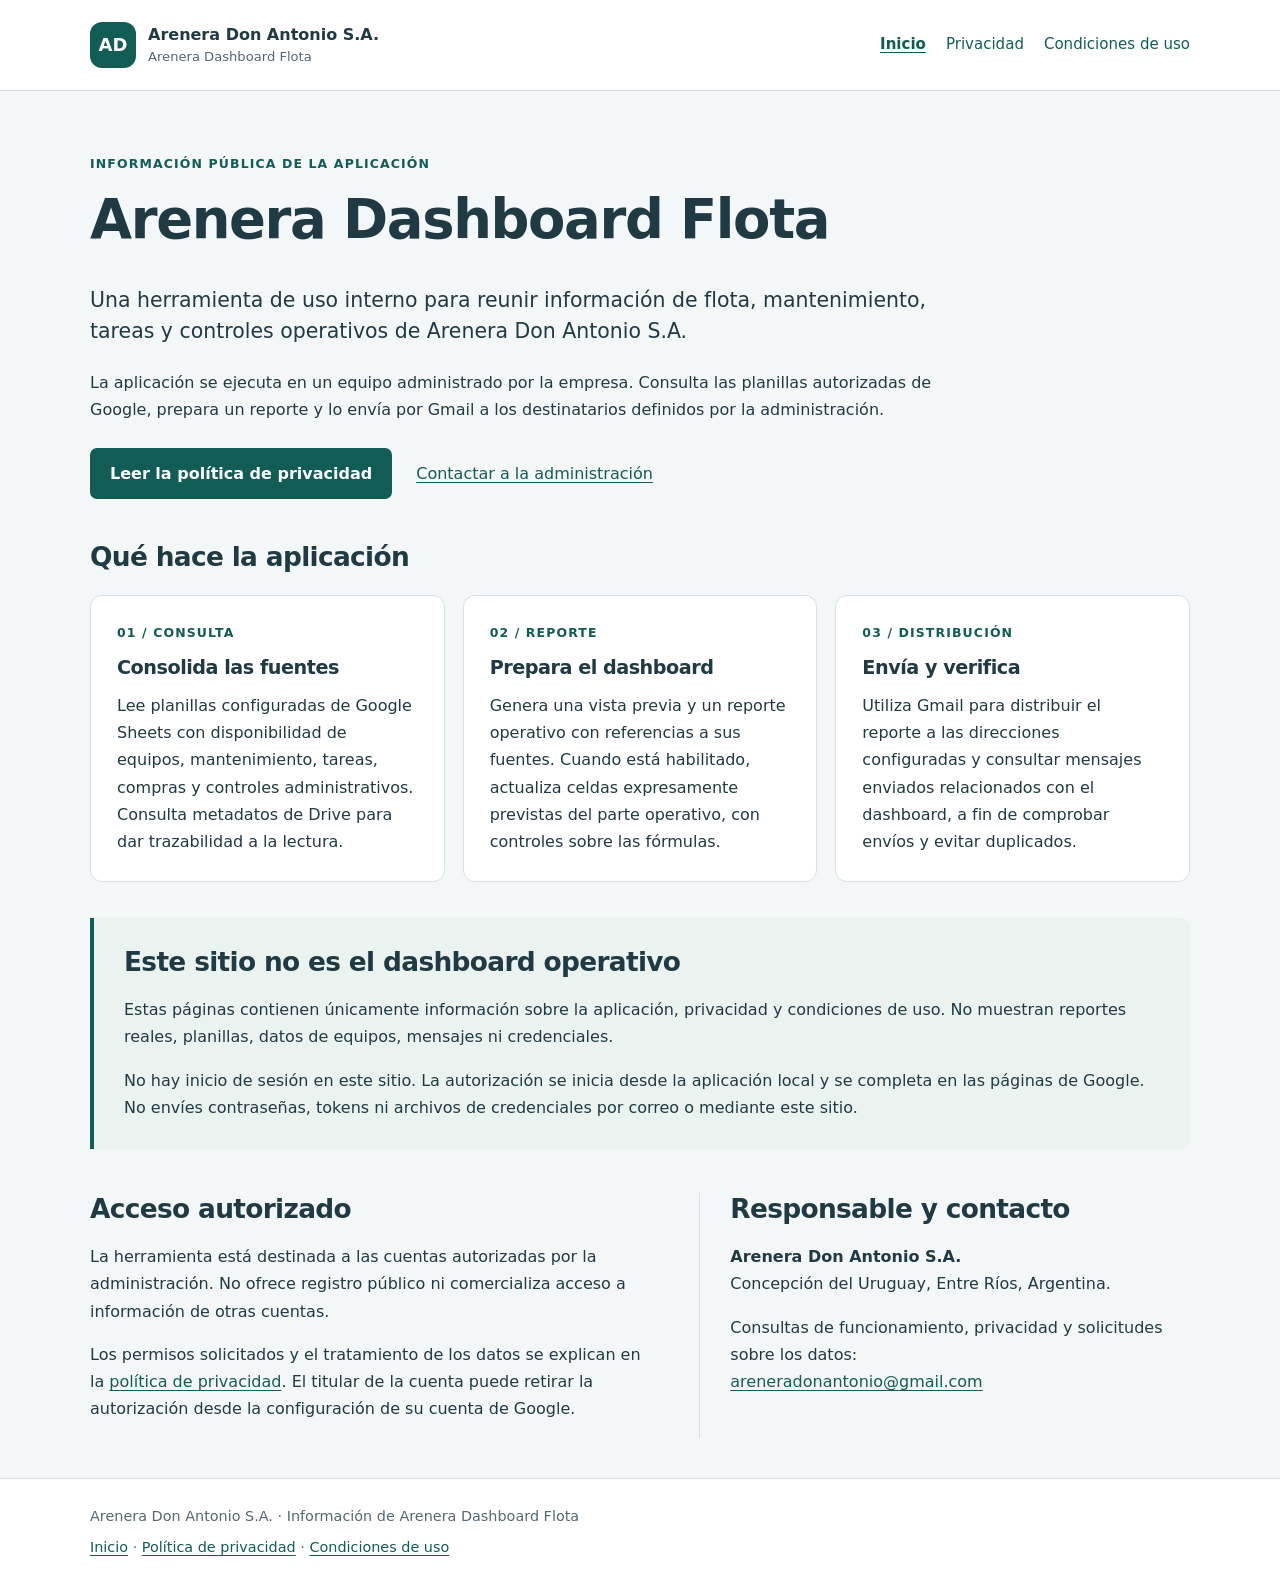
<file: index.html>
<!doctype html>
<html lang="es-AR">
<head>
  <meta charset="utf-8">
  <meta name="viewport" content="width=device-width, initial-scale=1">
  <meta name="description" content="Información de Arenera Dashboard Flota, aplicación de uso interno de Arenera Don Antonio S.A. para consolidar información operativa y distribuir reportes autorizados.">
  <title>Arenera Dashboard Flota | Arenera Don Antonio S.A.</title>
  <link rel="stylesheet" href="estilos.css">
</head>
<body>
  <a class="skip" href="#contenido">Saltar al contenido</a>
  <header class="site-header"><div class="wrap header-inner">
    <a class="brand" href="./" aria-label="Arenera Dashboard Flota, inicio"><span class="brand-mark" aria-hidden="true">AD</span><span>Arenera Don Antonio S.A.<small>Arenera Dashboard Flota</small></span></a>
    <nav aria-label="Navegación principal"><a href="./" aria-current="page">Inicio</a><a href="privacidad.html">Privacidad</a><a href="terminos.html">Condiciones de uso</a></nav>
  </div></header>
  <main id="contenido" class="wrap">

    <section class="hero">
      <p class="eyebrow">Información pública de la aplicación</p>
      <h1>Arenera Dashboard Flota</h1>
      <p class="lead">Una herramienta de uso interno para reunir información de flota, mantenimiento, tareas y controles operativos de Arenera Don Antonio S.A.</p>
      <p>La aplicación se ejecuta en un equipo administrado por la empresa. Consulta las planillas autorizadas de Google, prepara un reporte y lo envía por Gmail a los destinatarios definidos por la administración.</p>
      <div class="links"><a class="button" href="privacidad.html">Leer la política de privacidad</a><a href="mailto:areneradonantonio@gmail.com">Contactar a la administración</a></div>
    </section>
    <section aria-labelledby="funciones">
      <h2 id="funciones">Qué hace la aplicación</h2>
      <div class="cards">
        <article class="card"><p class="step">01 / Consulta</p><h3>Consolida las fuentes</h3><p>Lee planillas configuradas de Google Sheets con disponibilidad de equipos, mantenimiento, tareas, compras y controles administrativos. Consulta metadatos de Drive para dar trazabilidad a la lectura.</p></article>
        <article class="card"><p class="step">02 / Reporte</p><h3>Prepara el dashboard</h3><p>Genera una vista previa y un reporte operativo con referencias a sus fuentes. Cuando está habilitado, actualiza celdas expresamente previstas del parte operativo, con controles sobre las fórmulas.</p></article>
        <article class="card"><p class="step">03 / Distribución</p><h3>Envía y verifica</h3><p>Utiliza Gmail para distribuir el reporte a las direcciones configuradas y consultar mensajes enviados relacionados con el dashboard, a fin de comprobar envíos y evitar duplicados.</p></article>
      </div>
    </section>
    <section class="notice" aria-labelledby="sitio">
      <h2 id="sitio">Este sitio no es el dashboard operativo</h2>
      <p>Estas páginas contienen únicamente información sobre la aplicación, privacidad y condiciones de uso. No muestran reportes reales, planillas, datos de equipos, mensajes ni credenciales.</p>
      <p>No hay inicio de sesión en este sitio. La autorización se inicia desde la aplicación local y se completa en las páginas de Google. No envíes contraseñas, tokens ni archivos de credenciales por correo o mediante este sitio.</p>
    </section>
    <section class="section-grid" aria-labelledby="autorizacion">
      <div><h2 id="autorizacion">Acceso autorizado</h2><p>La herramienta está destinada a las cuentas autorizadas por la administración. No ofrece registro público ni comercializa acceso a información de otras cuentas.</p><p>Los permisos solicitados y el tratamiento de los datos se explican en la <a href="privacidad.html">política de privacidad</a>. El titular de la cuenta puede retirar la autorización desde la configuración de su cuenta de Google.</p></div>
      <div class="contact"><h2>Responsable y contacto</h2><p><strong>Arenera Don Antonio S.A.</strong><br>Concepción del Uruguay, Entre Ríos, Argentina.</p><p>Consultas de funcionamiento, privacidad y solicitudes sobre los datos:<br><a href="mailto:areneradonantonio@gmail.com">areneradonantonio@gmail.com</a></p></div>
    </section>

  </main>
  <footer class="site-footer"><div class="wrap"><p>Arenera Don Antonio S.A. · Información de Arenera Dashboard Flota</p><p><a href="./">Inicio</a> · <a href="privacidad.html">Política de privacidad</a> · <a href="terminos.html">Condiciones de uso</a></p></div></footer>
</body>
</html>
</file>
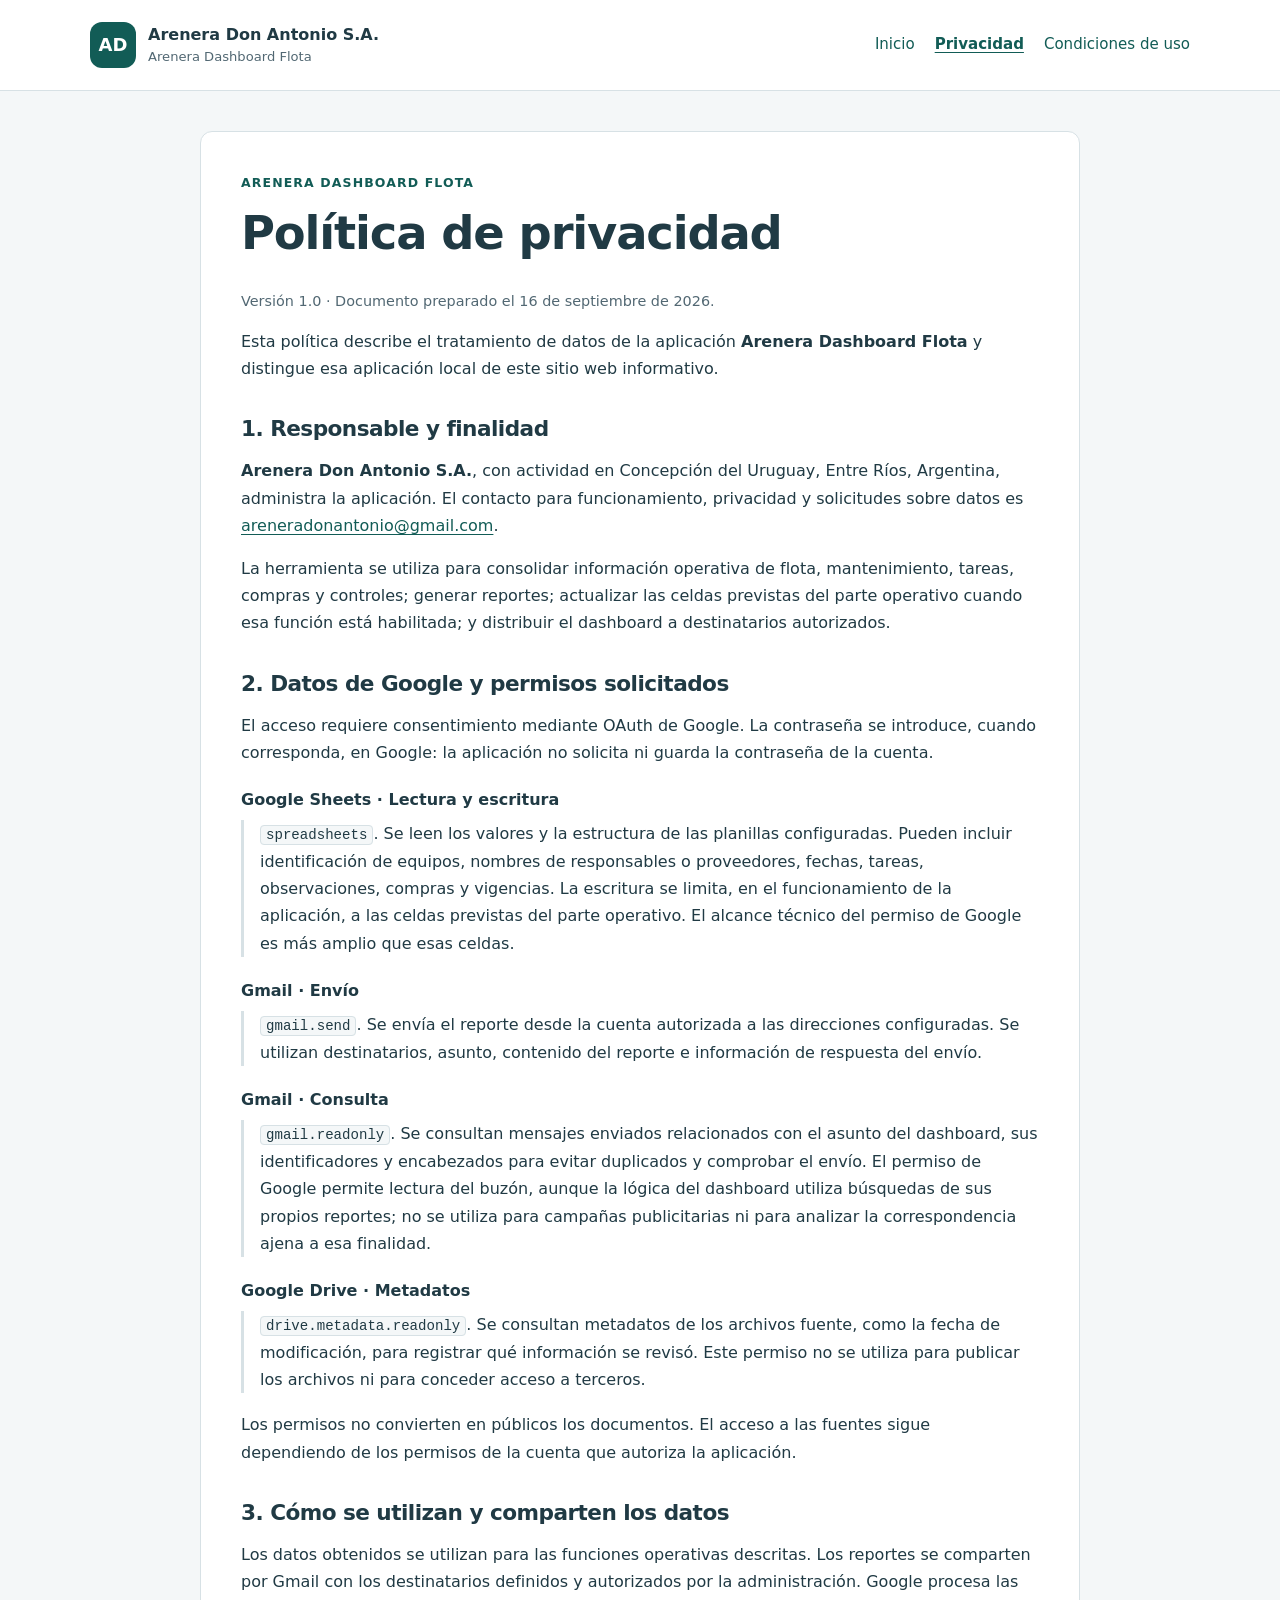
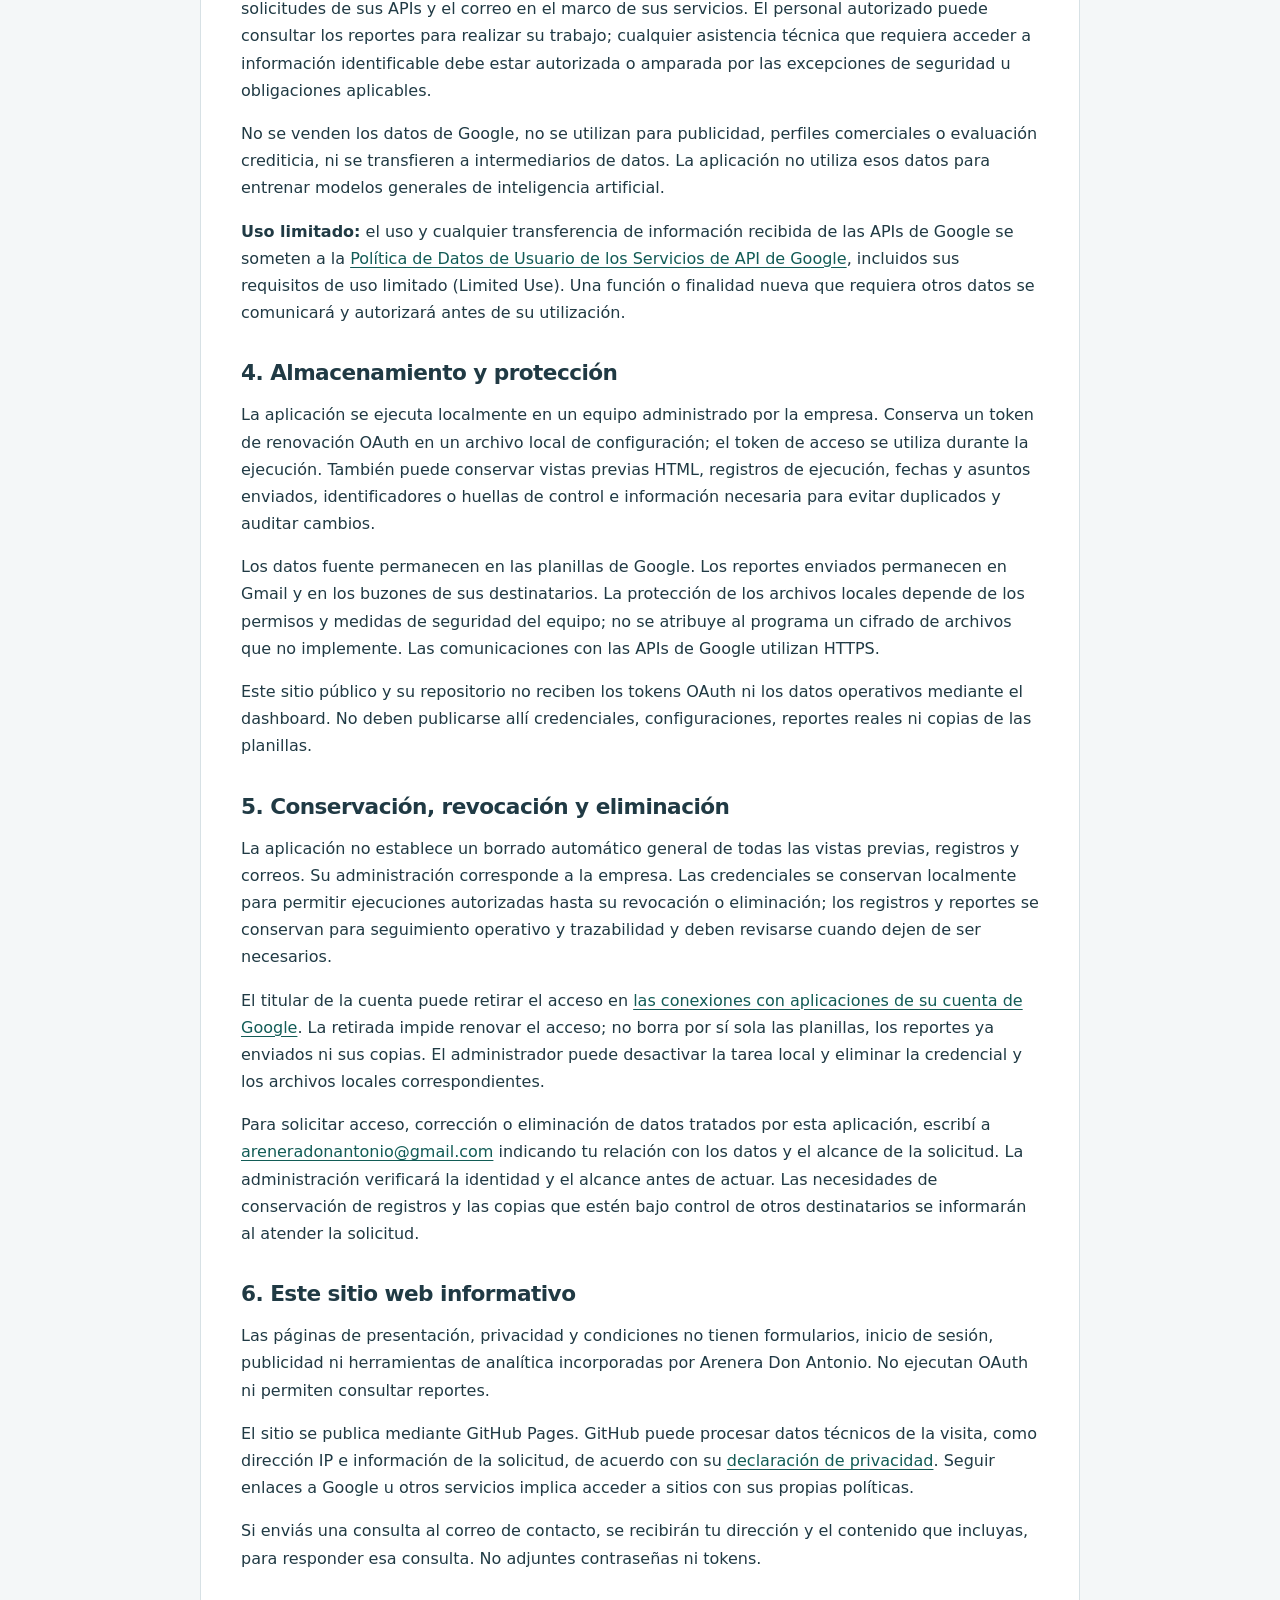
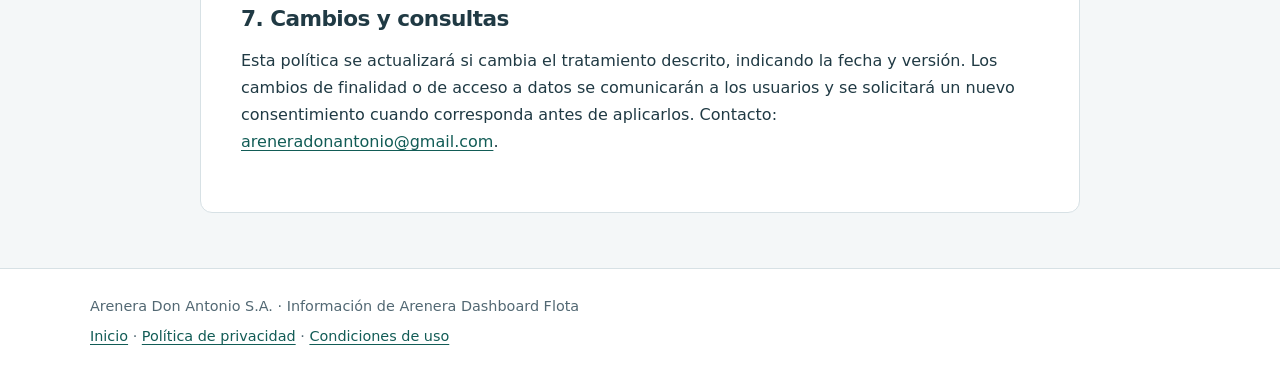
<file: privacidad.html>
<!doctype html>
<html lang="es-AR">
<head>
  <meta charset="utf-8">
  <meta name="viewport" content="width=device-width, initial-scale=1">
  <meta name="description" content="Política de privacidad de Arenera Dashboard Flota: acceso, uso, almacenamiento, intercambio y eliminación de datos de Google.">
  <title>Política de privacidad | Arenera Dashboard Flota</title>
  <link rel="stylesheet" href="estilos.css">
</head>
<body>
  <a class="skip" href="#contenido">Saltar al contenido</a>
  <header class="site-header"><div class="wrap header-inner">
    <a class="brand" href="./" aria-label="Arenera Dashboard Flota, inicio"><span class="brand-mark" aria-hidden="true">AD</span><span>Arenera Don Antonio S.A.<small>Arenera Dashboard Flota</small></span></a>
    <nav aria-label="Navegación principal"><a href="./">Inicio</a><a href="privacidad.html" aria-current="page">Privacidad</a><a href="terminos.html">Condiciones de uso</a></nav>
  </div></header>
  <main id="contenido" class="wrap document">

    <p class="eyebrow">Arenera Dashboard Flota</p>
    <h1>Política de privacidad</h1>
    <p class="muted">Versión 1.0 · Documento preparado el 16 de septiembre de 2026.</p>
    <p>Esta política describe el tratamiento de datos de la aplicación <strong>Arenera Dashboard Flota</strong> y distingue esa aplicación local de este sitio web informativo.</p>
    <section><h2>1. Responsable y finalidad</h2>
      <p><strong>Arenera Don Antonio S.A.</strong>, con actividad en Concepción del Uruguay, Entre Ríos, Argentina, administra la aplicación. El contacto para funcionamiento, privacidad y solicitudes sobre datos es <a href="mailto:areneradonantonio@gmail.com">areneradonantonio@gmail.com</a>.</p>
      <p>La herramienta se utiliza para consolidar información operativa de flota, mantenimiento, tareas, compras y controles; generar reportes; actualizar las celdas previstas del parte operativo cuando esa función está habilitada; y distribuir el dashboard a destinatarios autorizados.</p>
    </section>
    <section><h2>2. Datos de Google y permisos solicitados</h2>
      <p>El acceso requiere consentimiento mediante OAuth de Google. La contraseña se introduce, cuando corresponda, en Google: la aplicación no solicita ni guarda la contraseña de la cuenta.</p>
      <dl class="permissions">
        <dt>Google Sheets · Lectura y escritura</dt><dd><code>spreadsheets</code>. Se leen los valores y la estructura de las planillas configuradas. Pueden incluir identificación de equipos, nombres de responsables o proveedores, fechas, tareas, observaciones, compras y vigencias. La escritura se limita, en el funcionamiento de la aplicación, a las celdas previstas del parte operativo. El alcance técnico del permiso de Google es más amplio que esas celdas.</dd>
        <dt>Gmail · Envío</dt><dd><code>gmail.send</code>. Se envía el reporte desde la cuenta autorizada a las direcciones configuradas. Se utilizan destinatarios, asunto, contenido del reporte e información de respuesta del envío.</dd>
        <dt>Gmail · Consulta</dt><dd><code>gmail.readonly</code>. Se consultan mensajes enviados relacionados con el asunto del dashboard, sus identificadores y encabezados para evitar duplicados y comprobar el envío. El permiso de Google permite lectura del buzón, aunque la lógica del dashboard utiliza búsquedas de sus propios reportes; no se utiliza para campañas publicitarias ni para analizar la correspondencia ajena a esa finalidad.</dd>
        <dt>Google Drive · Metadatos</dt><dd><code>drive.metadata.readonly</code>. Se consultan metadatos de los archivos fuente, como la fecha de modificación, para registrar qué información se revisó. Este permiso no se utiliza para publicar los archivos ni para conceder acceso a terceros.</dd>
      </dl>
      <p>Los permisos no convierten en públicos los documentos. El acceso a las fuentes sigue dependiendo de los permisos de la cuenta que autoriza la aplicación.</p>
    </section>
    <section><h2>3. Cómo se utilizan y comparten los datos</h2>
      <p>Los datos obtenidos se utilizan para las funciones operativas descritas. Los reportes se comparten por Gmail con los destinatarios definidos y autorizados por la administración. Google procesa las solicitudes de sus APIs y el correo en el marco de sus servicios. El personal autorizado puede consultar los reportes para realizar su trabajo; cualquier asistencia técnica que requiera acceder a información identificable debe estar autorizada o amparada por las excepciones de seguridad u obligaciones aplicables.</p>
      <p>No se venden los datos de Google, no se utilizan para publicidad, perfiles comerciales o evaluación crediticia, ni se transfieren a intermediarios de datos. La aplicación no utiliza esos datos para entrenar modelos generales de inteligencia artificial.</p>
      <p><strong>Uso limitado:</strong> el uso y cualquier transferencia de información recibida de las APIs de Google se someten a la <a href="https://developers.google.com/terms/api-services-user-data-policy" rel="noopener noreferrer">Política de Datos de Usuario de los Servicios de API de Google</a>, incluidos sus requisitos de uso limitado (Limited Use). Una función o finalidad nueva que requiera otros datos se comunicará y autorizará antes de su utilización.</p>
    </section>
    <section><h2>4. Almacenamiento y protección</h2>
      <p>La aplicación se ejecuta localmente en un equipo administrado por la empresa. Conserva un token de renovación OAuth en un archivo local de configuración; el token de acceso se utiliza durante la ejecución. También puede conservar vistas previas HTML, registros de ejecución, fechas y asuntos enviados, identificadores o huellas de control e información necesaria para evitar duplicados y auditar cambios.</p>
      <p>Los datos fuente permanecen en las planillas de Google. Los reportes enviados permanecen en Gmail y en los buzones de sus destinatarios. La protección de los archivos locales depende de los permisos y medidas de seguridad del equipo; no se atribuye al programa un cifrado de archivos que no implemente. Las comunicaciones con las APIs de Google utilizan HTTPS.</p>
      <p>Este sitio público y su repositorio no reciben los tokens OAuth ni los datos operativos mediante el dashboard. No deben publicarse allí credenciales, configuraciones, reportes reales ni copias de las planillas.</p>
    </section>
    <section><h2>5. Conservación, revocación y eliminación</h2>
      <p>La aplicación no establece un borrado automático general de todas las vistas previas, registros y correos. Su administración corresponde a la empresa. Las credenciales se conservan localmente para permitir ejecuciones autorizadas hasta su revocación o eliminación; los registros y reportes se conservan para seguimiento operativo y trazabilidad y deben revisarse cuando dejen de ser necesarios.</p>
      <p>El titular de la cuenta puede retirar el acceso en <a href="https://myaccount.google.com/connections" rel="noopener noreferrer">las conexiones con aplicaciones de su cuenta de Google</a>. La retirada impide renovar el acceso; no borra por sí sola las planillas, los reportes ya enviados ni sus copias. El administrador puede desactivar la tarea local y eliminar la credencial y los archivos locales correspondientes.</p>
      <p>Para solicitar acceso, corrección o eliminación de datos tratados por esta aplicación, escribí a <a href="mailto:areneradonantonio@gmail.com">areneradonantonio@gmail.com</a> indicando tu relación con los datos y el alcance de la solicitud. La administración verificará la identidad y el alcance antes de actuar. Las necesidades de conservación de registros y las copias que estén bajo control de otros destinatarios se informarán al atender la solicitud.</p>
    </section>
    <section><h2>6. Este sitio web informativo</h2>
      <p>Las páginas de presentación, privacidad y condiciones no tienen formularios, inicio de sesión, publicidad ni herramientas de analítica incorporadas por Arenera Don Antonio. No ejecutan OAuth ni permiten consultar reportes.</p>
      <p>El sitio se publica mediante GitHub Pages. GitHub puede procesar datos técnicos de la visita, como dirección IP e información de la solicitud, de acuerdo con su <a href="https://docs.github.com/en/site-policy/privacy-policies/github-general-privacy-statement" rel="noopener noreferrer">declaración de privacidad</a>. Seguir enlaces a Google u otros servicios implica acceder a sitios con sus propias políticas.</p>
      <p>Si enviás una consulta al correo de contacto, se recibirán tu dirección y el contenido que incluyas, para responder esa consulta. No adjuntes contraseñas ni tokens.</p>
    </section>
    <section><h2>7. Cambios y consultas</h2><p>Esta política se actualizará si cambia el tratamiento descrito, indicando la fecha y versión. Los cambios de finalidad o de acceso a datos se comunicarán a los usuarios y se solicitará un nuevo consentimiento cuando corresponda antes de aplicarlos. Contacto: <a href="mailto:areneradonantonio@gmail.com">areneradonantonio@gmail.com</a>.</p></section>

  </main>
  <footer class="site-footer"><div class="wrap"><p>Arenera Don Antonio S.A. · Información de Arenera Dashboard Flota</p><p><a href="./">Inicio</a> · <a href="privacidad.html">Política de privacidad</a> · <a href="terminos.html">Condiciones de uso</a></p></div></footer>
</body>
</html>
</file>
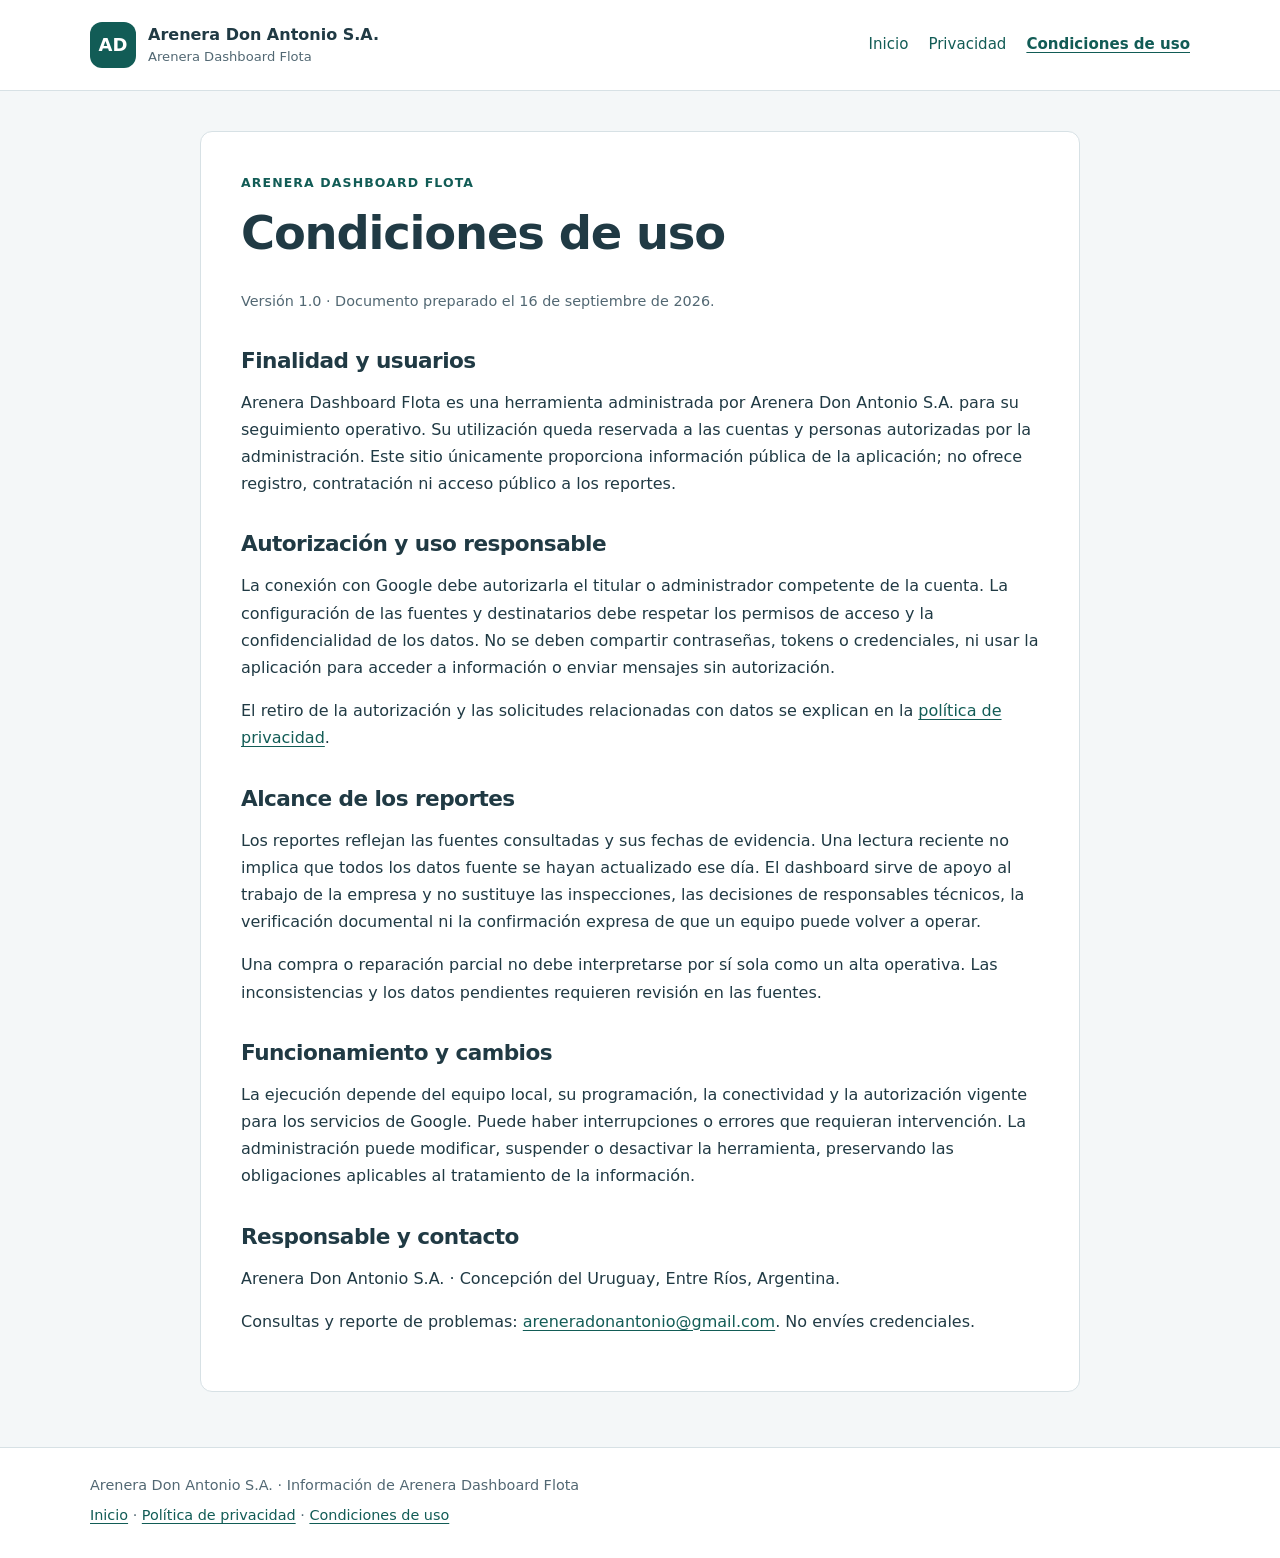
<file: terminos.html>
<!doctype html>
<html lang="es-AR">
<head>
  <meta charset="utf-8">
  <meta name="viewport" content="width=device-width, initial-scale=1">
  <meta name="description" content="Condiciones de uso de la aplicación interna Arenera Dashboard Flota.">
  <title>Condiciones de uso | Arenera Dashboard Flota</title>
  <link rel="stylesheet" href="estilos.css">
</head>
<body>
  <a class="skip" href="#contenido">Saltar al contenido</a>
  <header class="site-header"><div class="wrap header-inner">
    <a class="brand" href="./" aria-label="Arenera Dashboard Flota, inicio"><span class="brand-mark" aria-hidden="true">AD</span><span>Arenera Don Antonio S.A.<small>Arenera Dashboard Flota</small></span></a>
    <nav aria-label="Navegación principal"><a href="./">Inicio</a><a href="privacidad.html">Privacidad</a><a href="terminos.html" aria-current="page">Condiciones de uso</a></nav>
  </div></header>
  <main id="contenido" class="wrap document">

    <p class="eyebrow">Arenera Dashboard Flota</p><h1>Condiciones de uso</h1>
    <p class="muted">Versión 1.0 · Documento preparado el 16 de septiembre de 2026.</p>
    <section><h2>Finalidad y usuarios</h2><p>Arenera Dashboard Flota es una herramienta administrada por Arenera Don Antonio S.A. para su seguimiento operativo. Su utilización queda reservada a las cuentas y personas autorizadas por la administración. Este sitio únicamente proporciona información pública de la aplicación; no ofrece registro, contratación ni acceso público a los reportes.</p></section>
    <section><h2>Autorización y uso responsable</h2><p>La conexión con Google debe autorizarla el titular o administrador competente de la cuenta. La configuración de las fuentes y destinatarios debe respetar los permisos de acceso y la confidencialidad de los datos. No se deben compartir contraseñas, tokens o credenciales, ni usar la aplicación para acceder a información o enviar mensajes sin autorización.</p><p>El retiro de la autorización y las solicitudes relacionadas con datos se explican en la <a href="privacidad.html">política de privacidad</a>.</p></section>
    <section><h2>Alcance de los reportes</h2><p>Los reportes reflejan las fuentes consultadas y sus fechas de evidencia. Una lectura reciente no implica que todos los datos fuente se hayan actualizado ese día. El dashboard sirve de apoyo al trabajo de la empresa y no sustituye las inspecciones, las decisiones de responsables técnicos, la verificación documental ni la confirmación expresa de que un equipo puede volver a operar.</p><p>Una compra o reparación parcial no debe interpretarse por sí sola como un alta operativa. Las inconsistencias y los datos pendientes requieren revisión en las fuentes.</p></section>
    <section><h2>Funcionamiento y cambios</h2><p>La ejecución depende del equipo local, su programación, la conectividad y la autorización vigente para los servicios de Google. Puede haber interrupciones o errores que requieran intervención. La administración puede modificar, suspender o desactivar la herramienta, preservando las obligaciones aplicables al tratamiento de la información.</p></section>
    <section><h2>Responsable y contacto</h2><p>Arenera Don Antonio S.A. · Concepción del Uruguay, Entre Ríos, Argentina.</p><p>Consultas y reporte de problemas: <a href="mailto:areneradonantonio@gmail.com">areneradonantonio@gmail.com</a>. No envíes credenciales.</p></section>

  </main>
  <footer class="site-footer"><div class="wrap"><p>Arenera Don Antonio S.A. · Información de Arenera Dashboard Flota</p><p><a href="./">Inicio</a> · <a href="privacidad.html">Política de privacidad</a> · <a href="terminos.html">Condiciones de uso</a></p></div></footer>
</body>
</html>
</file>
<file: estilos.css>
:root{color-scheme:light;--ink:#203a44;--muted:#526873;--accent:#125c56;--line:#d7e1e5;--paper:#fff;--back:#f4f7f8}
*{box-sizing:border-box}body{margin:0;background:var(--back);color:var(--ink);font-family:system-ui,-apple-system,BlinkMacSystemFont,"Segoe UI",sans-serif;line-height:1.7;font-size:16px}
a{color:var(--accent);text-underline-offset:.2em;overflow-wrap:anywhere}a:hover{text-decoration-thickness:2px}a:focus-visible{outline:3px solid #b7791f;outline-offset:5px}
h1,h2,h3{line-height:1.2;letter-spacing:-.025em}h1{font-size:clamp(2.2rem,5vw,3.4rem);margin:.2em 0 .6em}h2{font-size:1.65rem;margin:0 0 .7em}h3{font-size:1.2rem;margin:.4em 0 .7em}p{margin:0 0 1em}
.wrap{width:min(1100px,calc(100% - 48px));margin-inline:auto}.site-header{background:var(--paper);border-bottom:1px solid var(--line)}.header-inner{display:flex;justify-content:space-between;align-items:center;gap:24px;padding:22px 0}
.brand{display:flex;align-items:center;gap:12px;color:var(--ink);font-weight:700;text-decoration:none;line-height:1.35}.brand small{display:block;font-size:.82rem;color:var(--muted);font-weight:500;margin-top:3px}.brand-mark{display:grid;place-items:center;width:46px;height:46px;border-radius:12px;background:var(--accent);color:white;flex:none;font-size:18px}
nav{display:flex;flex-wrap:wrap;gap:20px;font-size:.94rem}nav a{text-decoration:none}nav a[aria-current]{font-weight:700;text-decoration:underline}
.hero{padding:62px 0 42px;max-width:860px}.eyebrow,.step{font-size:.78rem;letter-spacing:.09em;text-transform:uppercase;font-weight:700;color:var(--accent)}.lead{font-size:1.28rem;line-height:1.55}
.links{display:flex;align-items:center;gap:24px;flex-wrap:wrap;margin-top:25px}.button{display:inline-block;background:var(--accent);color:white;padding:12px 20px;border-radius:7px;text-decoration:none;font-weight:650}
.cards{display:grid;grid-template-columns:repeat(3,1fr);gap:18px;margin:22px 0 36px}.card{padding:26px;background:var(--paper);border:1px solid var(--line);border-radius:12px}.card p:last-child{margin-bottom:0}
.notice{padding:28px 30px;background:#eaf3f0;border-left:4px solid var(--accent);margin:36px 0;border-radius:0 10px 10px 0}.notice p:last-child{margin-bottom:0}
.section-grid{display:grid;grid-template-columns:1.15fr 1fr;gap:45px;padding:8px 0 40px}.contact{border-left:1px solid var(--line);padding-left:30px}.site-footer{background:var(--paper);border-top:1px solid var(--line);padding:25px 0;color:var(--muted);font-size:.9rem}.site-footer p{margin:0 0 .4em}
.document{max-width:880px;margin-block:40px 55px;padding:40px;background:var(--paper);border:1px solid var(--line);border-radius:12px}.document h1{font-size:clamp(2rem,5vw,2.9rem)}.document section{margin-top:34px}.document h2{font-size:1.35rem}.muted{color:var(--muted);font-size:.9rem}
.permissions dt{font-weight:700;margin-top:20px}.permissions dd{margin:7px 0 18px;padding-left:16px;border-left:3px solid var(--line)}code{background:var(--back);border:1px solid var(--line);padding:1px 5px;border-radius:4px;font-size:.88em;overflow-wrap:anywhere}
.skip{position:absolute;left:12px;top:-80px;background:white;padding:10px;z-index:10}.skip:focus{top:10px}
@media(max-width:760px){.header-inner{align-items:flex-start;flex-direction:column;gap:18px}.cards,.section-grid{grid-template-columns:1fr}.hero{padding-top:35px}.contact{border-left:0;border-top:1px solid var(--line);padding:22px 0 0}.document{padding:24px;margin-block:24px}.notice{padding:22px}.wrap{width:calc(100% - 32px)}nav{gap:18px}}
@media print{body{background:white;color:black}.site-header nav,.site-footer,.skip,.links{display:none}.document{border:0;padding:0;width:100%;margin:0}.wrap{width:100%}.hero{padding-top:20px}.cards{display:block}.card{break-inside:avoid;margin-bottom:12px}h1,h2,h3{break-after:avoid}a{color:inherit}}
</file>
